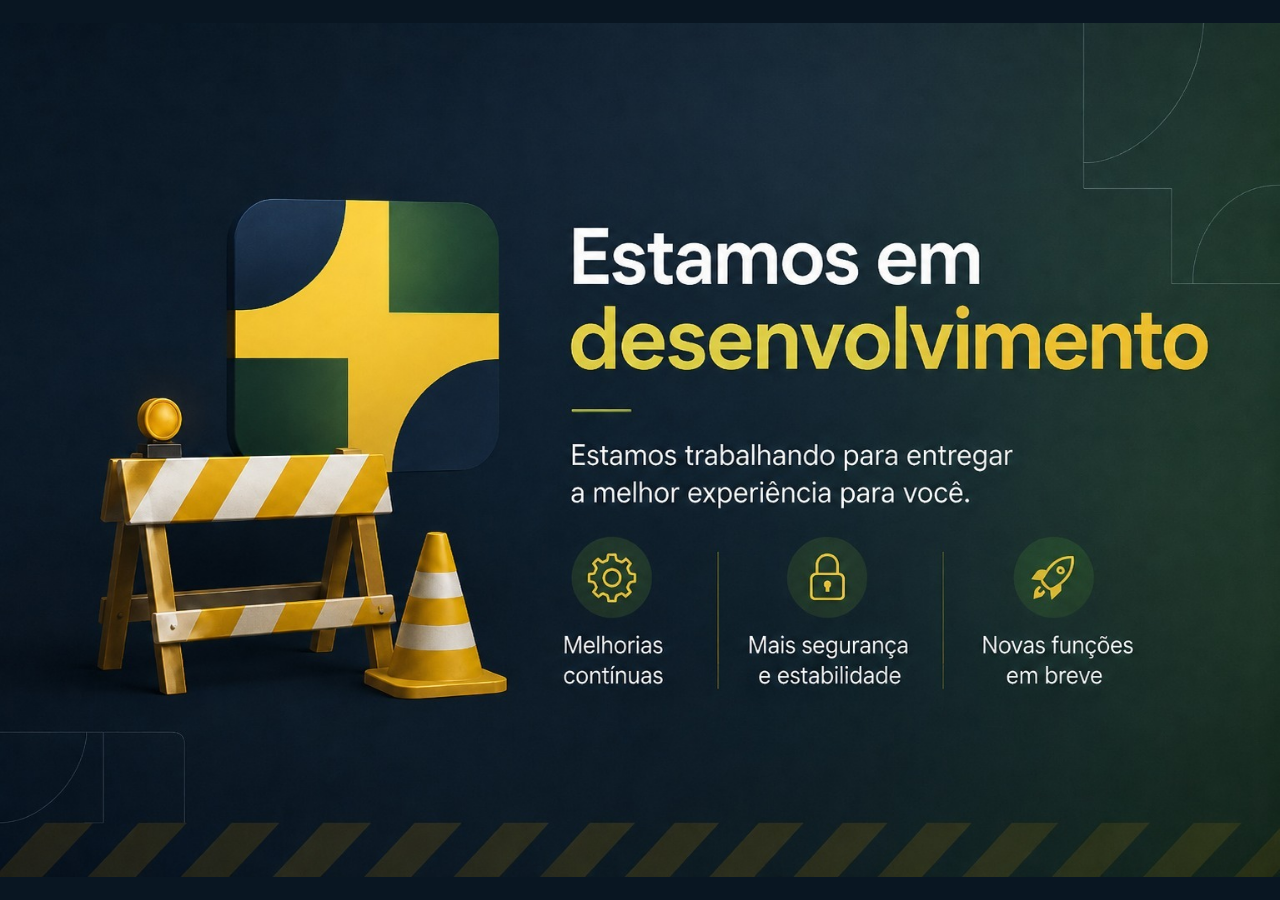
<file: index.html>
<!DOCTYPE html>
<html lang="pt-BR">
  <head>
    <meta charset="UTF-8">
    <meta name="viewport" content="width=device-width, initial-scale=1.0">
    <title>TV 3.0 - Plataforma Comum</title>
    <style>
      body {
        margin: 0;
        padding: 0;
        background-color: #091622; /* Mantido o fundo azul caso a imagem demore a carregar */
        min-height: 100dvh;
        display: flex;
        flex-direction: column;
        justify-content: center; /* Centraliza verticalmente se a imagem for menor que a tela */
        align-items: center;
      }

      .responsive-img {
        width: 100%;
        height: auto; /* Mantém a proporção original da imagem */
        display: block; /* Remove espaços em branco indesejados abaixo da imagem */
      }
    </style>
  </head>
  <body>

    <!-- Substitua "seu-arquivo-de-imagem.jpg" pelo caminho/nome real da sua imagem -->
    <img src="Plataforma-em-Desenvolvimento.jpg" alt="TV 3.0 - Plataforma Comum" class="responsive-img">

  </body>
</html>
</file>
